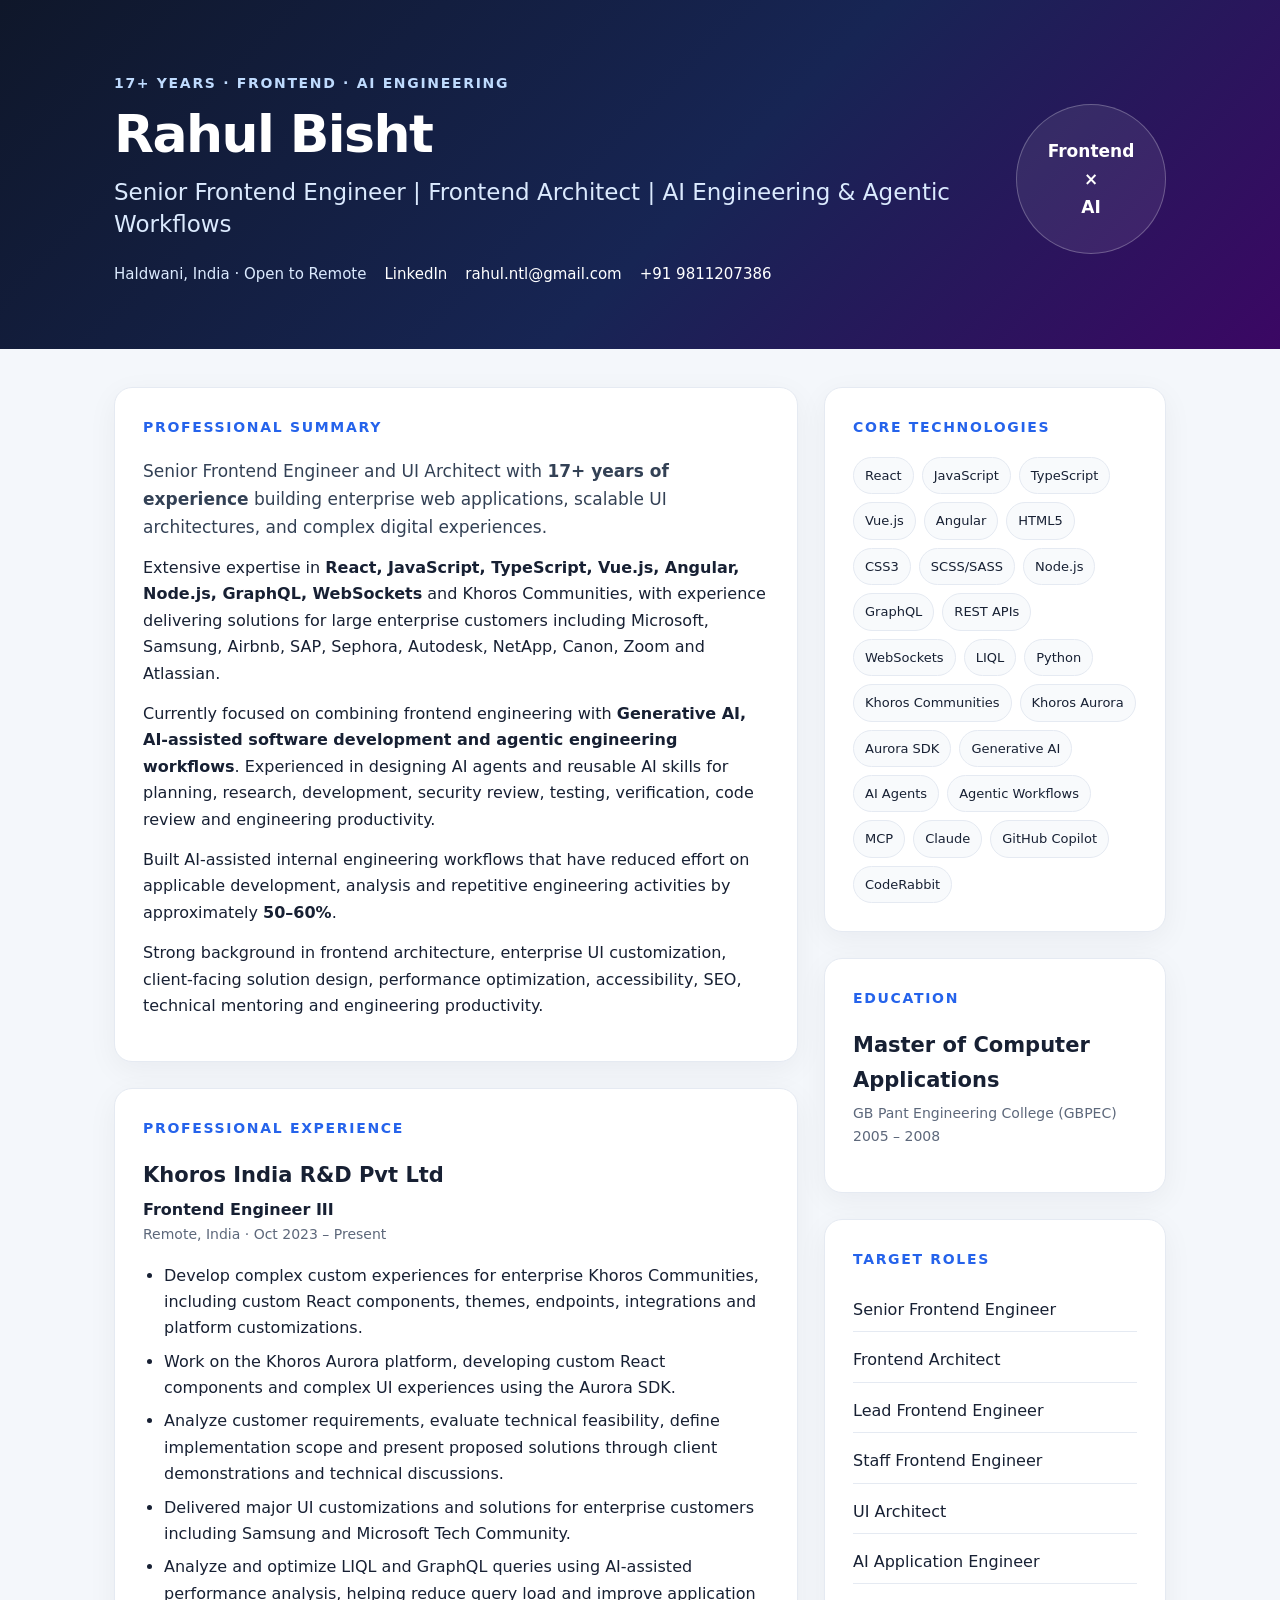
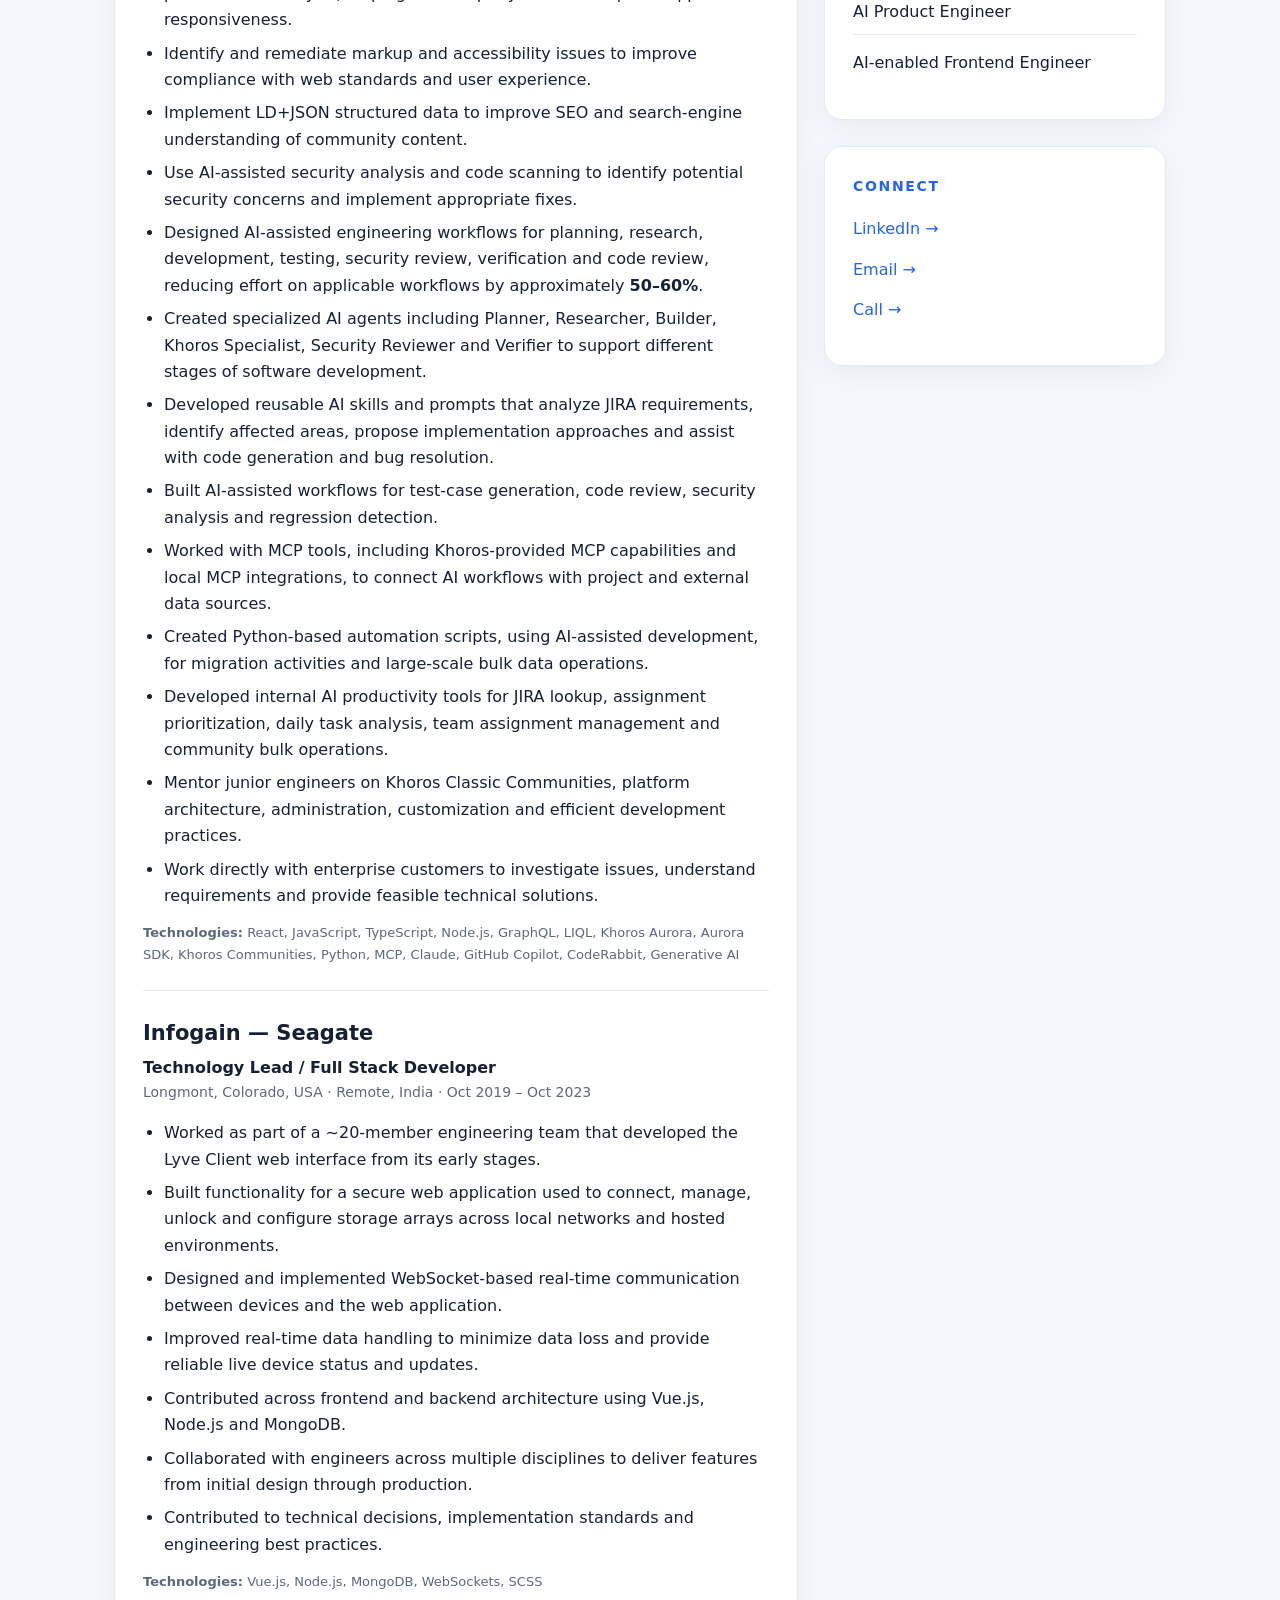
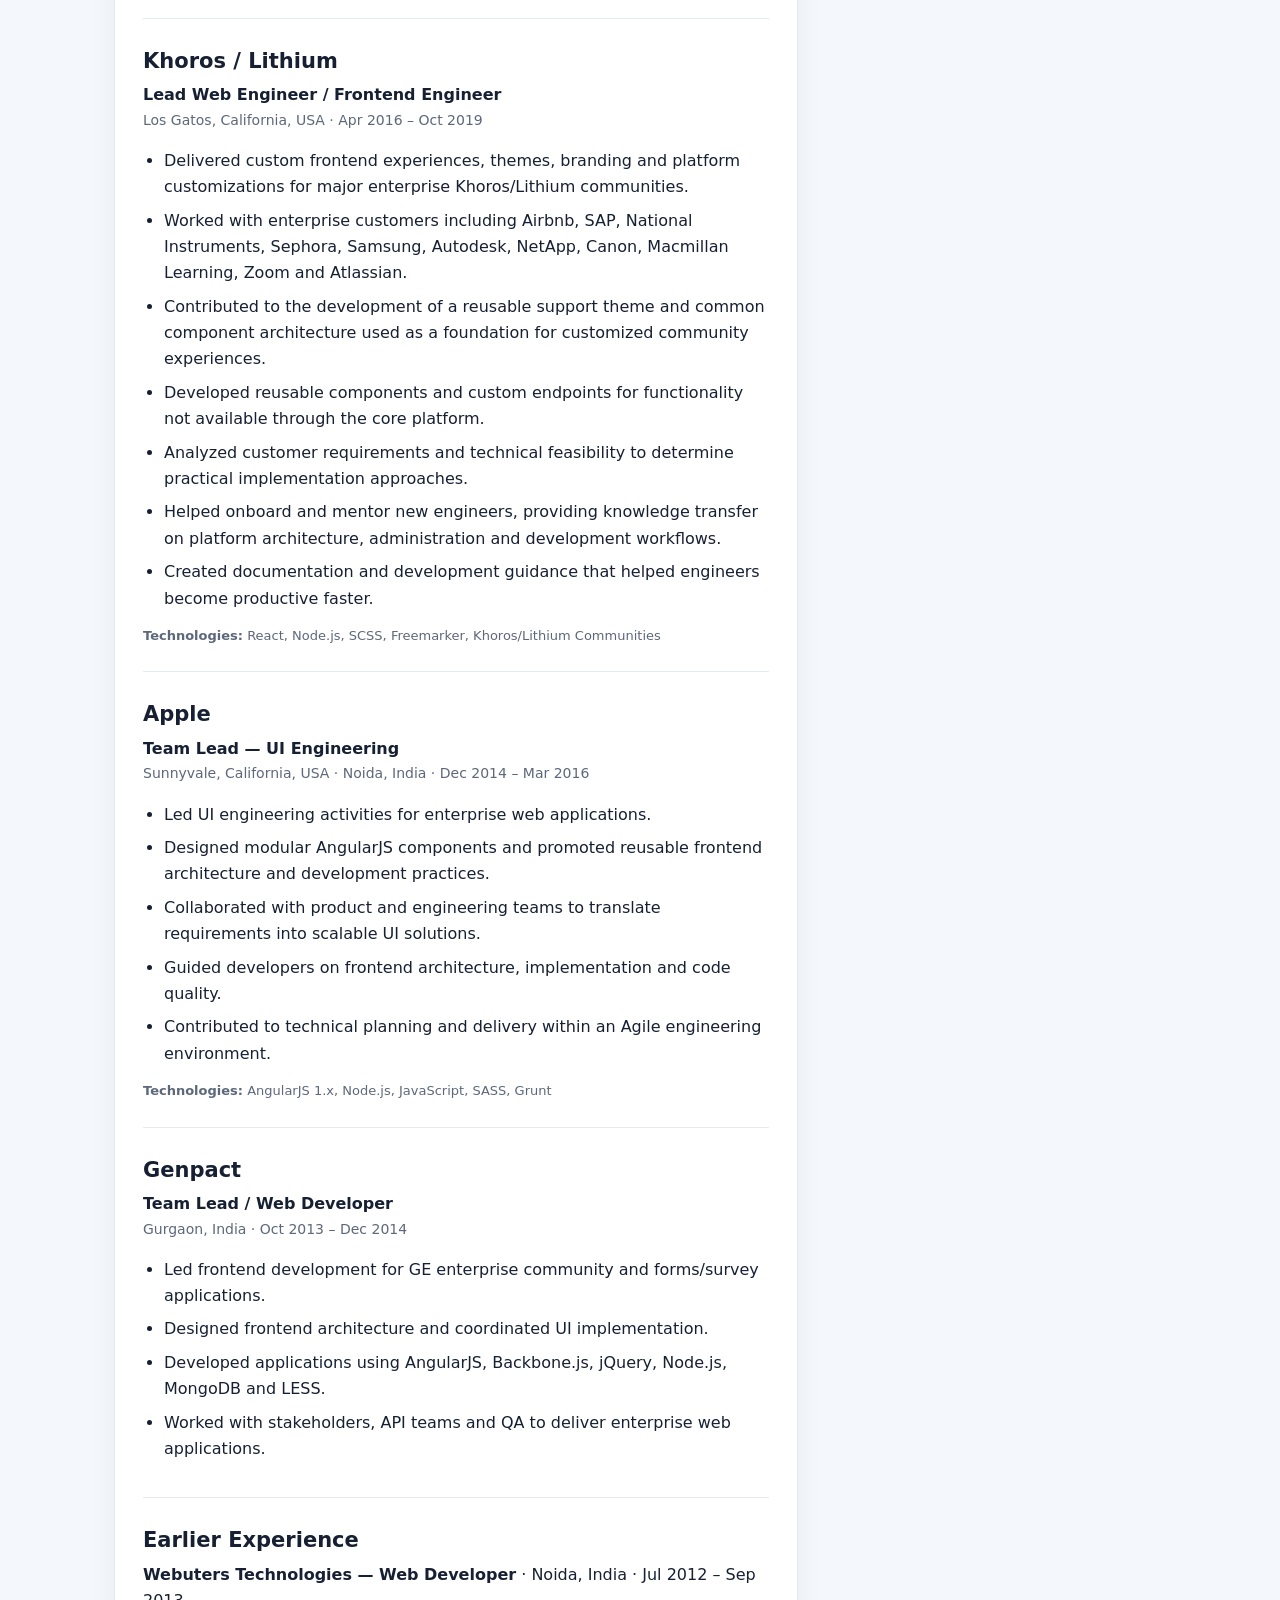
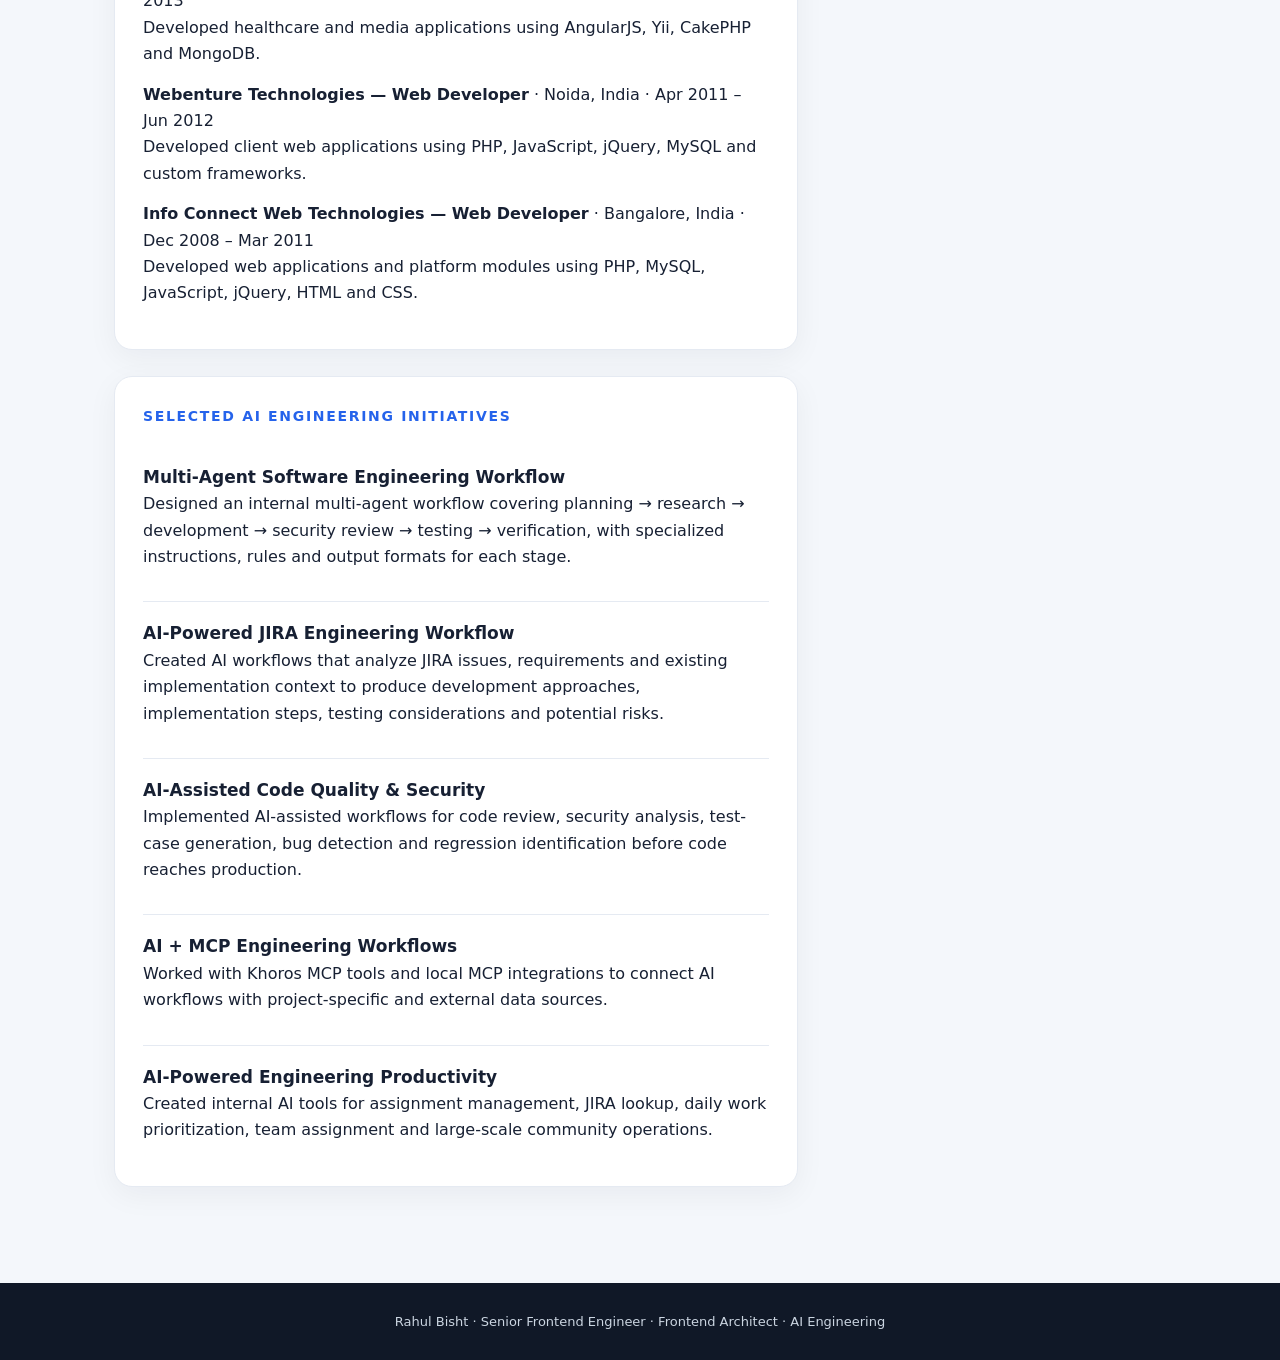
<file: index.html>
<!DOCTYPE html>
<html lang="en">
<head>
<meta charset="UTF-8">
<meta name="viewport" content="width=device-width, initial-scale=1.0">
<meta name="description" content="Rahul Bisht — Senior Frontend Engineer, Frontend Architect and AI Engineering professional with 17+ years of experience.">
<title>Rahul Bisht | Senior Frontend Engineer & AI Engineering</title>
<style>
:root{
  --bg:#f4f7fb; --card:#fff; --text:#172033; --muted:#5d687b;
  --accent:#2563eb; --accent2:#7c3aed; --line:#e5eaf2;
  --dark:#101827;
}
*{box-sizing:border-box}
html{scroll-behavior:smooth}
body{margin:0;background:var(--bg);color:var(--text);font-family:Inter,ui-sans-serif,system-ui,-apple-system,BlinkMacSystemFont,"Segoe UI",sans-serif;line-height:1.65}
a{color:var(--accent);text-decoration:none}
a:hover{text-decoration:underline}
.print-connect{display:none}
.container{max-width:1100px;margin:auto;padding:0 24px}
.hero{background:linear-gradient(135deg,#0f172a 0%,#172554 55%,#3b0764 100%);color:#fff;padding:72px 0 62px}
.hero-inner{display:grid;grid-template-columns:1fr auto;gap:40px;align-items:center}
.eyebrow{font-size:14px;letter-spacing:.12em;text-transform:uppercase;color:#bfdbfe;font-weight:700}
h1{font-size:52px;line-height:1.05;margin:12px 0 14px;letter-spacing:-.03em}
.hero h2{font-size:23px;line-height:1.4;font-weight:500;color:#dbeafe;margin:0 0 22px}
.contact{display:flex;flex-wrap:wrap;gap:10px 18px;color:#dbeafe;font-size:15px}
.contact a{color:#fff}
.hero-badge{width:150px;height:150px;border:1px solid rgba(255,255,255,.25);border-radius:50%;display:flex;align-items:center;justify-content:center;text-align:center;background:rgba(255,255,255,.08);font-weight:700;font-size:17px}
main{padding:38px 0 70px}
.grid{display:grid;grid-template-columns:2fr 1fr;gap:26px}
.card{background:var(--card);border:1px solid var(--line);border-radius:18px;padding:28px;box-shadow:0 8px 30px rgba(15,23,42,.05);margin-bottom:26px}
h3{font-size:14px;text-transform:uppercase;letter-spacing:.12em;color:var(--accent);margin:0 0 18px}
h4{font-size:21px;margin:0 0 4px}
.role{font-weight:700}
.meta{color:var(--muted);font-size:14px;margin-bottom:16px}
p{margin:0 0 14px}
ul{padding-left:21px;margin:10px 0}
li{margin:7px 0}
.summary{font-size:17px;color:#334155}
.skills{display:flex;flex-wrap:wrap;gap:8px}
.skill{padding:7px 11px;border:1px solid var(--line);border-radius:999px;background:#f8fafc;font-size:13px}
.job{padding:0 0 25px;margin-bottom:25px;border-bottom:1px solid var(--line)}
.job:last-child{border-bottom:0;margin-bottom:0;padding-bottom:0}
.tech{font-size:13px;color:var(--muted);margin-top:13px}
.initiative{padding:17px 0;border-bottom:1px solid var(--line)}
.initiative:last-child{border-bottom:0;padding-bottom:0}
.initiative strong{font-size:17px}
.side-list{list-style:none;padding:0;margin:0}
.side-list li{padding:8px 0;border-bottom:1px solid var(--line)}
.side-list li:last-child{border-bottom:0}
footer{background:var(--dark);color:#cbd5e1;padding:28px 0;text-align:center;font-size:13px}
@media(max-width:800px){
 .hero{padding:50px 0}.hero-inner{grid-template-columns:1fr}.hero-badge{display:none}
 h1{font-size:40px}.grid{grid-template-columns:1fr}.card{padding:22px}
}
@media print{
  @page{size:A4 portrait;margin:10mm 11mm 11mm 11mm}
  .print-connect{display:inline!important}
  .screen-connect{display:none!important}
  .hero{margin-top:5mm}
  .ai-initiatives-card{break-before:page;page-break-before:always}
  *{-webkit-print-color-adjust:exact!important;print-color-adjust:exact!important}
  html,body{width:210mm;background:#fff!important}
  body{font-size:9.4pt;line-height:1.42;color:#172033}
  .container{max-width:none;padding:0}
  .hero{padding:18px 0 16px;background:#111827!important;color:#fff}
  .hero-inner{display:block;padding:0 16px}
  .eyebrow{font-size:8pt;letter-spacing:.1em}
  h1{font-size:27pt;margin:4px 0 3px}
  .hero h2{font-size:12.5pt;margin:0 0 8px}
  .contact{font-size:8.5pt;gap:4px 12px}
  .hero-badge{display:none}
  main{padding:12px 0 0}
  .grid{display:block}
  section,aside{width:100%}
  .card{border:0!important;border-radius:0!important;box-shadow:none!important;padding:0 0 8px!important;margin:0 0 9px!important}
  h3{font-size:9pt;margin:0 0 6px;padding-bottom:3px;border-bottom:1px solid #cbd5e1}
  h4{font-size:12pt;margin:0 0 2px}
  .role{font-size:9.5pt}
  .meta{font-size:8.5pt;margin-bottom:5px}
  p{margin:0 0 6px}
  ul{padding-left:16px;margin:4px 0}
  li{margin:2.5px 0}
  .summary{font-size:9.5pt}
  .tech{font-size:8.2pt;margin-top:5px}
  .job{padding:0 0 7px;margin:0 0 8px;border-bottom:1px solid #e5eaf2;break-inside:avoid;page-break-inside:avoid}
  .initiative{padding:5px 0;break-inside:avoid;page-break-inside:avoid}
  .initiative strong{font-size:9.5pt}
  .skills{gap:3px}
  .skill{padding:2px 5px;font-size:7.5pt}
  .side-list{display:grid;grid-template-columns:repeat(2,1fr);gap:0 18px;margin:0}
  .side-list li{padding:2px 0;font-size:8.5pt}
  aside{display:block}
  aside .card{display:block}
  footer{display:none}
  a{color:inherit;text-decoration:none}
  .card,.job,.initiative{orphans:3;widows:3}
}
</style>
</head>
<body>

<header class="hero">
  <div class="container hero-inner">
    <div>
      <div class="eyebrow">17+ Years · Frontend · AI Engineering</div>
      <h1>Rahul Bisht</h1>
      <h2>Senior Frontend Engineer | Frontend Architect | AI Engineering &amp; Agentic Workflows</h2>
      <div class="contact">
        <span>Haldwani, India · Open to Remote</span>
        <a href="https://www.linkedin.com/in/rahulntl/" target="_blank" rel="noopener">LinkedIn</a>
        <a href="mailto:rahul.ntl@gmail.com">rahul.ntl@gmail.com</a>
        <a href="tel:+919811207386">+91 9811207386</a>
      </div>
    </div>
    <div class="hero-badge">Frontend<br>×<br>AI</div>
  </div>
</header>

<main>
<div class="container">
<div class="grid">

<section>
  <article class="card">
    <h3>Professional Summary</h3>
    <p class="summary">Senior Frontend Engineer and UI Architect with <strong>17+ years of experience</strong> building enterprise web applications, scalable UI architectures, and complex digital experiences.</p>
    <p>Extensive expertise in <strong>React, JavaScript, TypeScript, Vue.js, Angular, Node.js, GraphQL, WebSockets</strong> and Khoros Communities, with experience delivering solutions for large enterprise customers including Microsoft, Samsung, Airbnb, SAP, Sephora, Autodesk, NetApp, Canon, Zoom and Atlassian.</p>
    <p>Currently focused on combining frontend engineering with <strong>Generative AI, AI-assisted software development and agentic engineering workflows</strong>. Experienced in designing AI agents and reusable AI skills for planning, research, development, security review, testing, verification, code review and engineering productivity.</p>
    <p>Built AI-assisted internal engineering workflows that have reduced effort on applicable development, analysis and repetitive engineering activities by approximately <strong>50–60%</strong>.</p>
    <p>Strong background in frontend architecture, enterprise UI customization, client-facing solution design, performance optimization, accessibility, SEO, technical mentoring and engineering productivity.</p>
  </article>

  <article class="card">
    <h3>Professional Experience</h3>

    <div class="job">
      <h4>Khoros India R&amp;D Pvt Ltd</h4>
      <div class="role">Frontend Engineer III</div>
      <div class="meta">Remote, India · Oct 2023 – Present</div>
      <ul>
        <li>Develop complex custom experiences for enterprise Khoros Communities, including custom React components, themes, endpoints, integrations and platform customizations.</li>
        <li>Work on the Khoros Aurora platform, developing custom React components and complex UI experiences using the Aurora SDK.</li>
        <li>Analyze customer requirements, evaluate technical feasibility, define implementation scope and present proposed solutions through client demonstrations and technical discussions.</li>
        <li>Delivered major UI customizations and solutions for enterprise customers including Samsung and Microsoft Tech Community.</li>
        <li>Analyze and optimize LIQL and GraphQL queries using AI-assisted performance analysis, helping reduce query load and improve application responsiveness.</li>
        <li>Identify and remediate markup and accessibility issues to improve compliance with web standards and user experience.</li>
        <li>Implement LD+JSON structured data to improve SEO and search-engine understanding of community content.</li>
        <li>Use AI-assisted security analysis and code scanning to identify potential security concerns and implement appropriate fixes.</li>
        <li>Designed AI-assisted engineering workflows for planning, research, development, testing, security review, verification and code review, reducing effort on applicable workflows by approximately <strong>50–60%</strong>.</li>
        <li>Created specialized AI agents including Planner, Researcher, Builder, Khoros Specialist, Security Reviewer and Verifier to support different stages of software development.</li>
        <li>Developed reusable AI skills and prompts that analyze JIRA requirements, identify affected areas, propose implementation approaches and assist with code generation and bug resolution.</li>
        <li>Built AI-assisted workflows for test-case generation, code review, security analysis and regression detection.</li>
        <li>Worked with MCP tools, including Khoros-provided MCP capabilities and local MCP integrations, to connect AI workflows with project and external data sources.</li>
        <li>Created Python-based automation scripts, using AI-assisted development, for migration activities and large-scale bulk data operations.</li>
        <li>Developed internal AI productivity tools for JIRA lookup, assignment prioritization, daily task analysis, team assignment management and community bulk operations.</li>
        <li>Mentor junior engineers on Khoros Classic Communities, platform architecture, administration, customization and efficient development practices.</li>
        <li>Work directly with enterprise customers to investigate issues, understand requirements and provide feasible technical solutions.</li>
      </ul>
      <div class="tech"><strong>Technologies:</strong> React, JavaScript, TypeScript, Node.js, GraphQL, LIQL, Khoros Aurora, Aurora SDK, Khoros Communities, Python, MCP, Claude, GitHub Copilot, CodeRabbit, Generative AI</div>
    </div>

    <div class="job">
      <h4>Infogain — Seagate</h4>
      <div class="role">Technology Lead / Full Stack Developer</div>
      <div class="meta">Longmont, Colorado, USA · Remote, India · Oct 2019 – Oct 2023</div>
      <ul>
        <li>Worked as part of a ~20-member engineering team that developed the Lyve Client web interface from its early stages.</li>
        <li>Built functionality for a secure web application used to connect, manage, unlock and configure storage arrays across local networks and hosted environments.</li>
        <li>Designed and implemented WebSocket-based real-time communication between devices and the web application.</li>
        <li>Improved real-time data handling to minimize data loss and provide reliable live device status and updates.</li>
        <li>Contributed across frontend and backend architecture using Vue.js, Node.js and MongoDB.</li>
        <li>Collaborated with engineers across multiple disciplines to deliver features from initial design through production.</li>
        <li>Contributed to technical decisions, implementation standards and engineering best practices.</li>
      </ul>
      <div class="tech"><strong>Technologies:</strong> Vue.js, Node.js, MongoDB, WebSockets, SCSS</div>
    </div>

    <div class="job">
      <h4>Khoros / Lithium</h4>
      <div class="role">Lead Web Engineer / Frontend Engineer</div>
      <div class="meta">Los Gatos, California, USA · Apr 2016 – Oct 2019</div>
      <ul>
        <li>Delivered custom frontend experiences, themes, branding and platform customizations for major enterprise Khoros/Lithium communities.</li>
        <li>Worked with enterprise customers including Airbnb, SAP, National Instruments, Sephora, Samsung, Autodesk, NetApp, Canon, Macmillan Learning, Zoom and Atlassian.</li>
        <li>Contributed to the development of a reusable support theme and common component architecture used as a foundation for customized community experiences.</li>
        <li>Developed reusable components and custom endpoints for functionality not available through the core platform.</li>
        <li>Analyzed customer requirements and technical feasibility to determine practical implementation approaches.</li>
        <li>Helped onboard and mentor new engineers, providing knowledge transfer on platform architecture, administration and development workflows.</li>
        <li>Created documentation and development guidance that helped engineers become productive faster.</li>
      </ul>
      <div class="tech"><strong>Technologies:</strong> React, Node.js, SCSS, Freemarker, Khoros/Lithium Communities</div>
    </div>

    <div class="job">
      <h4>Apple</h4>
      <div class="role">Team Lead — UI Engineering</div>
      <div class="meta">Sunnyvale, California, USA · Noida, India · Dec 2014 – Mar 2016</div>
      <ul>
        <li>Led UI engineering activities for enterprise web applications.</li>
        <li>Designed modular AngularJS components and promoted reusable frontend architecture and development practices.</li>
        <li>Collaborated with product and engineering teams to translate requirements into scalable UI solutions.</li>
        <li>Guided developers on frontend architecture, implementation and code quality.</li>
        <li>Contributed to technical planning and delivery within an Agile engineering environment.</li>
      </ul>
      <div class="tech"><strong>Technologies:</strong> AngularJS 1.x, Node.js, JavaScript, SASS, Grunt</div>
    </div>

    <div class="job">
      <h4>Genpact</h4>
      <div class="role">Team Lead / Web Developer</div>
      <div class="meta">Gurgaon, India · Oct 2013 – Dec 2014</div>
      <ul>
        <li>Led frontend development for GE enterprise community and forms/survey applications.</li>
        <li>Designed frontend architecture and coordinated UI implementation.</li>
        <li>Developed applications using AngularJS, Backbone.js, jQuery, Node.js, MongoDB and LESS.</li>
        <li>Worked with stakeholders, API teams and QA to deliver enterprise web applications.</li>
      </ul>
    </div>

    <div class="job">
      <h4>Earlier Experience</h4>
      <p><strong>Webuters Technologies — Web Developer</strong> · Noida, India · Jul 2012 – Sep 2013<br>
      Developed healthcare and media applications using AngularJS, Yii, CakePHP and MongoDB.</p>
      <p><strong>Webenture Technologies — Web Developer</strong> · Noida, India · Apr 2011 – Jun 2012<br>
      Developed client web applications using PHP, JavaScript, jQuery, MySQL and custom frameworks.</p>
      <p><strong>Info Connect Web Technologies — Web Developer</strong> · Bangalore, India · Dec 2008 – Mar 2011<br>
      Developed web applications and platform modules using PHP, MySQL, JavaScript, jQuery, HTML and CSS.</p>
    </div>
  </article>

  <article class="card ai-initiatives-card">
    <h3>Selected AI Engineering Initiatives</h3>
    <div class="initiative"><strong>Multi-Agent Software Engineering Workflow</strong><p>Designed an internal multi-agent workflow covering planning → research → development → security review → testing → verification, with specialized instructions, rules and output formats for each stage.</p></div>
    <div class="initiative"><strong>AI-Powered JIRA Engineering Workflow</strong><p>Created AI workflows that analyze JIRA issues, requirements and existing implementation context to produce development approaches, implementation steps, testing considerations and potential risks.</p></div>
    <div class="initiative"><strong>AI-Assisted Code Quality &amp; Security</strong><p>Implemented AI-assisted workflows for code review, security analysis, test-case generation, bug detection and regression identification before code reaches production.</p></div>
    <div class="initiative"><strong>AI + MCP Engineering Workflows</strong><p>Worked with Khoros MCP tools and local MCP integrations to connect AI workflows with project-specific and external data sources.</p></div>
    <div class="initiative"><strong>AI-Powered Engineering Productivity</strong><p>Created internal AI tools for assignment management, JIRA lookup, daily work prioritization, team assignment and large-scale community operations.</p></div>
  </article>
</section>

<aside>
  <article class="card">
    <h3>Core Technologies</h3>
    <div class="skills">
      <span class="skill">React</span><span class="skill">JavaScript</span><span class="skill">TypeScript</span><span class="skill">Vue.js</span><span class="skill">Angular</span><span class="skill">HTML5</span><span class="skill">CSS3</span><span class="skill">SCSS/SASS</span><span class="skill">Node.js</span><span class="skill">GraphQL</span><span class="skill">REST APIs</span><span class="skill">WebSockets</span><span class="skill">LIQL</span><span class="skill">Python</span><span class="skill">Khoros Communities</span><span class="skill">Khoros Aurora</span><span class="skill">Aurora SDK</span><span class="skill">Generative AI</span><span class="skill">AI Agents</span><span class="skill">Agentic Workflows</span><span class="skill">MCP</span><span class="skill">Claude</span><span class="skill">GitHub Copilot</span><span class="skill">CodeRabbit</span>
    </div>
  </article>

  <article class="card">
    <h3>Education</h3>
    <h4>Master of Computer Applications</h4>
    <div class="meta">GB Pant Engineering College (GBPEC)<br>2005 – 2008</div>
  </article>

  <article class="card">
    <h3>Target Roles</h3>
    <ul class="side-list">
      <li>Senior Frontend Engineer</li>
      <li>Frontend Architect</li>
      <li>Lead Frontend Engineer</li>
      <li>Staff Frontend Engineer</li>
      <li>UI Architect</li>
      <li>AI Application Engineer</li>
      <li>AI Product Engineer</li>
      <li>AI-enabled Frontend Engineer</li>
    </ul>
  </article>

  <article class="card">
    <h3>Connect</h3>
    <p><a href="https://www.linkedin.com/in/rahulntl/" target="_blank" rel="noopener"><span class="screen-connect">LinkedIn →</span><span class="print-connect">LinkedIn: linkedin.com/in/rahulntl/</span></a></p>
    <p><a href="mailto:rahul.ntl@gmail.com"><span class="screen-connect">Email →</span><span class="print-connect">Email: rahul.ntl@gmail.com</span></a></p>
    <p><a href="tel:+919811207386"><span class="screen-connect">Call →</span><span class="print-connect">Call: +91 9811207386</span></a></p>
  </article>
</aside>

</div>
</div>
</main>

<footer>
  <div class="container">Rahul Bisht · Senior Frontend Engineer · Frontend Architect · AI Engineering</div>
</footer>

</body>
</html>
</file>
